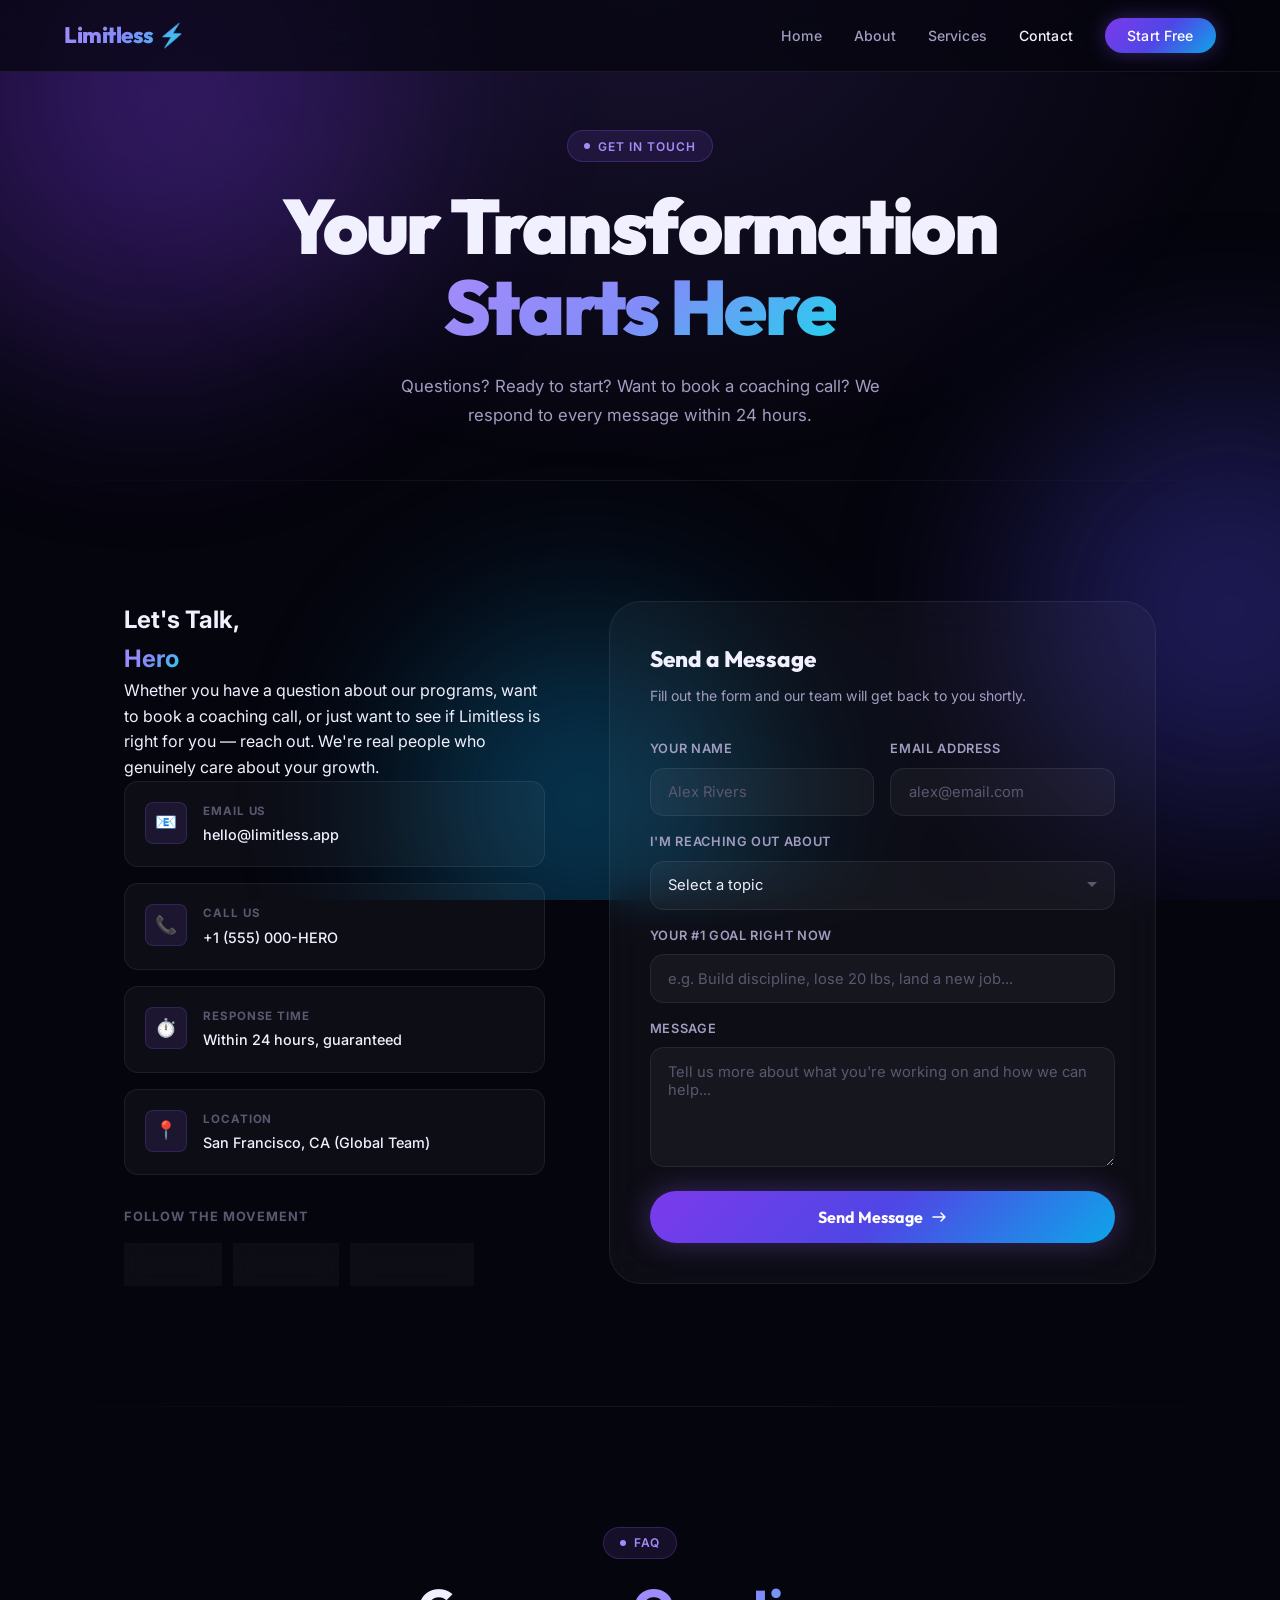
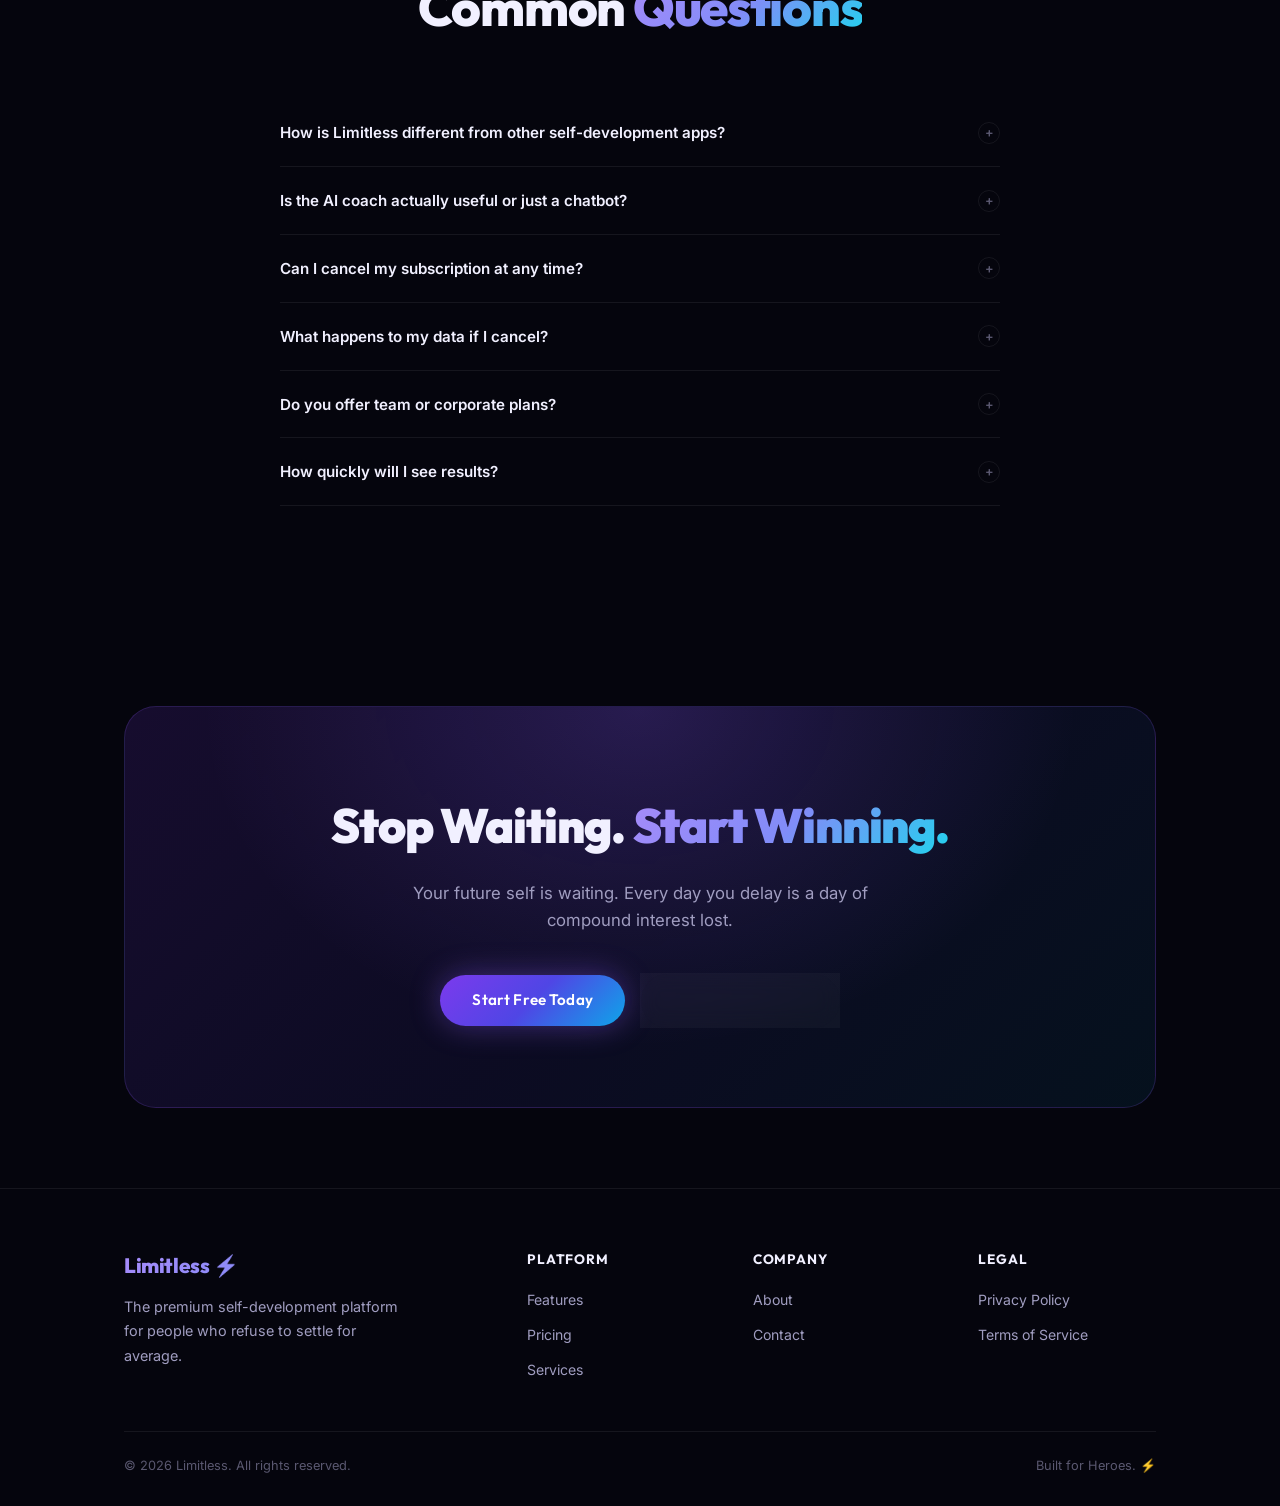
<file: website/contact.html>
<!DOCTYPE html>
<html lang="en">
<head>
  <meta charset="UTF-8" />
  <meta name="viewport" content="width=device-width, initial-scale=1.0" />
  <title>Contact — Limitless Self-Development</title>
  <meta name="description" content="Get in touch with the Limitless team. Start your self-development journey, ask about programs, or book a coaching session." />
  <link rel="stylesheet" href="style.css" />
  <style>
    .contact-layout {
      display: grid; grid-template-columns: 1fr 1.3fr;
      gap: 4rem; align-items: start;
    }
    .contact-info h2 { font-family: var(--font-display); font-size: 2rem; font-weight: 800; margin-bottom: 1rem; letter-spacing: -0.025em; }
    .contact-info p { color: var(--text-secondary); line-height: 1.8; margin-bottom: 2rem; }

    .contact-item {
      display: flex; align-items: flex-start; gap: 1rem;
      padding: 1.25rem;
      background: var(--bg-card);
      border: 1px solid var(--border);
      border-radius: var(--radius-md);
      margin-bottom: 1rem;
      transition: all var(--transition);
    }
    .contact-item:hover {
      border-color: var(--border-bright);
      transform: translateX(4px);
    }
    .contact-item-icon {
      width: 42px; height: 42px; flex-shrink: 0;
      border-radius: var(--radius-sm);
      background: rgba(139,92,246,0.12);
      border: 1px solid rgba(139,92,246,0.2);
      display: flex; align-items: center; justify-content: center;
      font-size: 1.1rem;
    }
    .contact-item-label { font-size: 0.72rem; font-weight: 700; color: var(--text-muted); text-transform: uppercase; letter-spacing: 0.08em; margin-bottom: 0.2rem; }
    .contact-item-value { font-size: 0.9rem; font-weight: 500; color: var(--text-primary); }

    .contact-form-card {
      background: var(--bg-card);
      border: 1px solid var(--border);
      border-radius: var(--radius-xl);
      padding: 2.5rem;
      backdrop-filter: blur(20px);
    }
    .contact-form-card h3 {
      font-family: var(--font-display);
      font-size: 1.4rem; font-weight: 800; margin-bottom: 0.4rem;
    }
    .contact-form-card > p { color: var(--text-secondary); font-size: 0.88rem; margin-bottom: 2rem; }
    .form-row { display: grid; grid-template-columns: 1fr 1fr; gap: 1rem; }

    .form-select {
      background: rgba(255,255,255,0.04);
      border: 1px solid var(--border);
      border-radius: var(--radius-md);
      padding: 0.9rem 1.1rem;
      color: var(--text-primary);
      font-family: var(--font-body);
      font-size: 0.92rem;
      width: 100%;
      transition: border-color var(--transition);
      -webkit-appearance: none;
      appearance: none;
      background-image: url("data:image/svg+xml,%3Csvg xmlns='http://www.w3.org/2000/svg' width='12' height='12' viewBox='0 0 12 12'%3E%3Cpath fill='%235a5870' d='M6 8L1 3h10z'/%3E%3C/svg%3E");
      background-repeat: no-repeat;
      background-position: right 1rem center;
    }
    .form-select:focus { outline: none; border-color: var(--purple-500); box-shadow: 0 0 0 3px rgba(139,92,246,0.1); }
    .form-select option { background: #0c0c18; }

    .submit-btn {
      width: 100%; padding: 1rem;
      background: var(--gradient-hero);
      color: white; border: none;
      border-radius: 99px;
      font-family: var(--font-display);
      font-size: 1rem; font-weight: 700;
      display: flex; align-items: center; justify-content: center; gap: 0.5rem;
      transition: all var(--transition);
      box-shadow: 0 0 30px rgba(139,92,246,0.35);
      margin-top: 1.5rem;
    }
    .submit-btn:hover { transform: translateY(-2px); box-shadow: 0 0 50px rgba(139,92,246,0.5); }
    .submit-btn:disabled { opacity: 0.5; transform: none; cursor: not-allowed; }

    .success-state {
      display: none; text-align: center; padding: 2rem;
    }
    .success-state.visible { display: block; }
    .success-icon {
      width: 64px; height: 64px;
      background: rgba(52,211,153,0.1);
      border: 1px solid rgba(52,211,153,0.3);
      border-radius: 50%;
      display: flex; align-items: center; justify-content: center;
      font-size: 1.8rem;
      margin: 0 auto 1.25rem;
    }

    .faq { max-width: 720px; margin: 0 auto; }
    .faq-item {
      border-bottom: 1px solid var(--border);
    }
    .faq-question {
      width: 100%; background: none; border: none;
      display: flex; align-items: center; justify-content: space-between;
      padding: 1.4rem 0;
      font-family: var(--font-body);
      font-size: 0.95rem; font-weight: 600;
      color: var(--text-primary);
      cursor: pointer; text-align: left;
      transition: color var(--transition);
    }
    .faq-question:hover { color: var(--purple-400); }
    .faq-question .icon {
      width: 22px; height: 22px; flex-shrink: 0;
      border-radius: 50%;
      border: 1px solid var(--border);
      display: flex; align-items: center; justify-content: center;
      font-size: 0.8rem; color: var(--text-muted);
      transition: all var(--transition);
    }
    .faq-item.open .faq-question .icon {
      background: rgba(139,92,246,0.12);
      border-color: rgba(139,92,246,0.3);
      color: var(--purple-400);
      transform: rotate(45deg);
    }
    .faq-answer {
      max-height: 0; overflow: hidden;
      transition: max-height 0.4s cubic-bezier(0.4,0,0.2,1), padding 0.3s ease;
      color: var(--text-secondary); font-size: 0.9rem; line-height: 1.75;
    }
    .faq-item.open .faq-answer {
      max-height: 300px;
      padding-bottom: 1.4rem;
    }

    @media (max-width: 768px) {
      .contact-layout { grid-template-columns: 1fr; }
      .form-row { grid-template-columns: 1fr; }
    }
  </style>
</head>
<body>

<div class="orbs" aria-hidden="true">
  <div class="orb orb-1"></div>
  <div class="orb orb-2"></div>
  <div class="orb orb-3"></div>
</div>

<nav class="nav" id="main-nav">
  <a href="index.html" class="nav-logo">Limitless ⚡</a>
  <ul class="nav-links" id="nav-links">
    <li><a href="index.html">Home</a></li>
    <li><a href="about.html">About</a></li>
    <li><a href="services.html">Services</a></li>
    <li><a href="contact.html" class="active">Contact</a></li>
    <li><a href="index.html#pricing" class="nav-cta">Start Free</a></li>
  </ul>
  <button class="nav-hamburger" id="hamburger" aria-label="Toggle menu">
    <span></span><span></span><span></span>
  </button>
</nav>

<!-- PAGE HERO -->
<section class="page-hero">
  <div class="page-hero-bg"></div>
  <div class="container" style="position:relative;z-index:1">
    <div class="section-tag reveal" style="margin:0 auto 1.5rem;display:inline-flex">Get in Touch</div>
    <h1 class="heading-xl reveal reveal-delay-1">
      Your Transformation<br><span class="gradient-text">Starts Here</span>
    </h1>
    <p class="text-secondary reveal reveal-delay-2" style="max-width:520px;margin:1.5rem auto 0;font-size:1.05rem;line-height:1.75">
      Questions? Ready to start? Want to book a coaching call? We respond to every message within 24 hours.
    </p>
  </div>
</section>

<hr class="divider">

<!-- CONTACT MAIN -->
<section class="section-pad">
  <div class="container">
    <div class="contact-layout">

      <!-- Left: Info -->
      <div class="reveal">
        <h2>Let's Talk,<br><span class="gradient-text">Hero</span></h2>
        <p>Whether you have a question about our programs, want to book a coaching call, or just want to see if Limitless is right for you — reach out. We're real people who genuinely care about your growth.</p>

        <div class="contact-item">
          <div class="contact-item-icon">📧</div>
          <div>
            <div class="contact-item-label">Email Us</div>
            <div class="contact-item-value">hello@limitless.app</div>
          </div>
        </div>
        <div class="contact-item">
          <div class="contact-item-icon">📞</div>
          <div>
            <div class="contact-item-label">Call Us</div>
            <div class="contact-item-value">+1 (555) 000-HERO</div>
          </div>
        </div>
        <div class="contact-item">
          <div class="contact-item-icon">⏱️</div>
          <div>
            <div class="contact-item-label">Response Time</div>
            <div class="contact-item-value">Within 24 hours, guaranteed</div>
          </div>
        </div>
        <div class="contact-item">
          <div class="contact-item-icon">📍</div>
          <div>
            <div class="contact-item-label">Location</div>
            <div class="contact-item-value">San Francisco, CA (Global Team)</div>
          </div>
        </div>

        <div style="margin-top:2rem">
          <div style="font-size:0.8rem;font-weight:700;color:var(--text-muted);text-transform:uppercase;letter-spacing:0.08em;margin-bottom:1rem">Follow the Movement</div>
          <div style="display:flex;gap:0.75rem;flex-wrap:wrap">
            <a href="#" class="btn btn-ghost" style="padding:0.6rem 1.2rem;font-size:0.82rem">𝕏 Twitter</a>
            <a href="#" class="btn btn-ghost" style="padding:0.6rem 1.2rem;font-size:0.82rem">▶ YouTube</a>
            <a href="#" class="btn btn-ghost" style="padding:0.6rem 1.2rem;font-size:0.82rem">📸 Instagram</a>
          </div>
        </div>
      </div>

      <!-- Right: Form -->
      <div class="contact-form-card reveal reveal-delay-2">
        <h3>Send a Message</h3>
        <p>Fill out the form and our team will get back to you shortly.</p>

        <div id="contact-form-wrapper">
          <form id="contact-form" novalidate>
            <div class="form-row" style="margin-bottom:1rem">
              <div class="form-group">
                <label class="form-label" for="contact-name">Your Name</label>
                <input type="text" id="contact-name" class="form-input" placeholder="Alex Rivers" required />
              </div>
              <div class="form-group">
                <label class="form-label" for="contact-email">Email Address</label>
                <input type="email" id="contact-email" class="form-input" placeholder="alex@email.com" required />
              </div>
            </div>

            <div class="form-group" style="margin-bottom:1rem">
              <label class="form-label" for="contact-topic">I'm Reaching Out About</label>
              <select id="contact-topic" class="form-select" required>
                <option value="" disabled selected>Select a topic</option>
                <option value="start">Getting Started / Free Trial</option>
                <option value="coaching">1-on-1 Coaching Session</option>
                <option value="program">A Specific Program</option>
                <option value="enterprise">Team / Enterprise Plan</option>
                <option value="support">Account Support</option>
                <option value="other">Something Else</option>
              </select>
            </div>

            <div class="form-group" style="margin-bottom:1rem">
              <label class="form-label" for="contact-goal">Your #1 Goal Right Now</label>
              <input type="text" id="contact-goal" class="form-input" placeholder="e.g. Build discipline, lose 20 lbs, land a new job..." />
            </div>

            <div class="form-group">
              <label class="form-label" for="contact-message">Message</label>
              <textarea id="contact-message" class="form-input" placeholder="Tell us more about what you're working on and how we can help..." required></textarea>
            </div>

            <button type="submit" class="submit-btn" id="contact-submit">
              Send Message
              <svg width="16" height="16" viewBox="0 0 16 16" fill="none"><path d="M2 8h12M10 4l4 4-4 4" stroke="currentColor" stroke-width="1.5" stroke-linecap="round" stroke-linejoin="round"/></svg>
            </button>
          </form>
        </div>

        <div class="success-state" id="contact-success">
          <div class="success-icon">✓</div>
          <h3 style="font-family:var(--font-display);font-size:1.3rem;font-weight:800;margin-bottom:0.5rem">Message Sent!</h3>
          <p style="color:var(--text-secondary);font-size:0.9rem">We'll reply within 24 hours. In the meantime, explore our programs or join the community.</p>
          <div style="display:flex;gap:0.75rem;justify-content:center;margin-top:1.5rem">
            <a href="services.html" class="btn btn-primary" style="font-size:0.88rem;padding:0.7rem 1.5rem">View Programs</a>
            <a href="index.html" class="btn btn-ghost" style="font-size:0.88rem;padding:0.7rem 1.5rem">Back Home</a>
          </div>
        </div>
      </div>
    </div>
  </div>
</section>

<hr class="divider">

<!-- FAQ -->
<section class="section-pad">
  <div class="container">
    <div style="text-align:center;margin-bottom:4rem" class="reveal">
      <div class="section-tag">FAQ</div>
      <h2 class="heading-lg">Common <span class="gradient-text">Questions</span></h2>
    </div>
    <div class="faq reveal">
      <div class="faq-item">
        <button class="faq-question">
          How is Limitless different from other self-development apps?
          <span class="icon">+</span>
        </button>
        <div class="faq-answer">Limitless combines gamification, real AI coaching, and a genuine community into one seamless system. Most apps give you tools but no accountability. We give you a whole operating system for your life — with XP, levels, streaks, and an AI that actually knows your data.</div>
      </div>
      <div class="faq-item">
        <button class="faq-question">
          Is the AI coach actually useful or just a chatbot?
          <span class="icon">+</span>
        </button>
        <div class="faq-answer">The AI coach is powered by Gemini and has full access to your life score metrics, task history, habits, and journal entries. It generates hyper-specific strategies based on your actual data — not generic advice. Users consistently say it's the most useful part of the platform.</div>
      </div>
      <div class="faq-item">
        <button class="faq-question">
          Can I cancel my subscription at any time?
          <span class="icon">+</span>
        </button>
        <div class="faq-answer">Yes, always. No lock-ins, no cancellation fees, no questions asked. Cancel in one click from your account settings. We'd rather earn your membership every month than trap you.</div>
      </div>
      <div class="faq-item">
        <button class="faq-question">
          What happens to my data if I cancel?
          <span class="icon">+</span>
        </button>
        <div class="faq-answer">Your data belongs to you. You can export everything — journal entries, task history, analytics — at any time. We retain your profile for 30 days after cancellation in case you want to reactivate, then it's permanently deleted on request.</div>
      </div>
      <div class="faq-item">
        <button class="faq-question">
          Do you offer team or corporate plans?
          <span class="icon">+</span>
        </button>
        <div class="faq-answer">Yes! We offer custom enterprise plans for teams of 5+ people. This includes team dashboards, manager oversight, group challenges, and bulk pricing. Contact us using the form above and select "Team / Enterprise Plan" to get a custom quote.</div>
      </div>
      <div class="faq-item">
        <button class="faq-question">
          How quickly will I see results?
          <span class="icon">+</span>
        </button>
        <div class="faq-answer">Most users report measurable improvements in their first 2 weeks — better sleep, higher energy, more consistent routines. Significant life score gains typically happen between day 30–90. The key is daily consistency. The platform is built to make that as easy as possible.</div>
      </div>
    </div>
  </div>
</section>

<!-- CTA -->
<section class="section-pad-sm">
  <div class="container">
    <div class="cta-banner reveal">
      <div class="cta-banner-content">
        <h2>Stop Waiting. <span class="gradient-text">Start Winning.</span></h2>
        <p>Your future self is waiting. Every day you delay is a day of compound interest lost.</p>
        <div class="cta-actions">
          <a href="index.html#pricing" class="btn btn-primary">Start Free Today</a>
          <a href="services.html" class="btn btn-ghost">View All Programs</a>
        </div>
      </div>
    </div>
  </div>
</section>

<footer>
  <div class="container">
    <div class="footer-grid">
      <div class="footer-brand">
        <div class="nav-logo" style="font-size:1.3rem">Limitless ⚡</div>
        <p>The premium self-development platform for people who refuse to settle for average.</p>
      </div>
      <div>
        <div class="footer-heading">Platform</div>
        <ul class="footer-links">
          <li><a href="index.html#features">Features</a></li>
          <li><a href="index.html#pricing">Pricing</a></li>
          <li><a href="services.html">Services</a></li>
        </ul>
      </div>
      <div>
        <div class="footer-heading">Company</div>
        <ul class="footer-links">
          <li><a href="about.html">About</a></li>
          <li><a href="contact.html">Contact</a></li>
        </ul>
      </div>
      <div>
        <div class="footer-heading">Legal</div>
        <ul class="footer-links">
          <li><a href="#">Privacy Policy</a></li>
          <li><a href="#">Terms of Service</a></li>
        </ul>
      </div>
    </div>
    <div class="footer-bottom">
      <span>© 2026 Limitless. All rights reserved.</span>
      <span>Built for Heroes. ⚡</span>
    </div>
  </div>
</footer>

<script src="main.js"></script>
</body>
</html>
</file>
<file: website/style.css>
/*
  Zero to Hero — Global Stylesheet
  Premium dark self-development marketing website
*/

/* ── Google Fonts ── */
@import url('https://fonts.googleapis.com/css2?family=Outfit:wght@300;400;500;600;700;800;900&family=Inter:wght@300;400;500;600&display=swap');

/* ── Design Tokens ── */
:root {
  --bg-base:        #05050d;
  --bg-surface:     #0c0c18;
  --bg-card:        rgba(255,255,255,0.035);
  --bg-card-hover:  rgba(255,255,255,0.065);
  --border:         rgba(255,255,255,0.07);
  --border-bright:  rgba(139,92,246,0.35);

  --purple-400:     #a78bfa;
  --purple-500:     #8b5cf6;
  --purple-600:     #7c3aed;
  --indigo-400:     #818cf8;
  --indigo-500:     #6366f1;
  --pink-400:       #f472b6;
  --cyan-400:       #22d3ee;

  --text-primary:   #f1f0ff;
  --text-secondary: #a09dc0;
  --text-muted:     #5a5870;

  --gradient-hero:  linear-gradient(135deg, #7c3aed 0%, #4f46e5 50%, #0ea5e9 100%);
  --gradient-card:  linear-gradient(135deg, rgba(139,92,246,0.15), rgba(99,102,241,0.05));
  --gradient-text:  linear-gradient(135deg, #a78bfa, #818cf8, #22d3ee);

  --radius-sm:  8px;
  --radius-md:  14px;
  --radius-lg:  22px;
  --radius-xl:  32px;

  --shadow-glow:    0 0 60px rgba(139,92,246,0.18);
  --shadow-card:    0 8px 32px rgba(0,0,0,0.4);

  --font-display: 'Outfit', sans-serif;
  --font-body:    'Inter', sans-serif;

  --transition: 0.3s cubic-bezier(0.4,0,0.2,1);
}

/* ── Reset ── */
*, *::before, *::after { box-sizing: border-box; margin: 0; padding: 0; }
html { scroll-behavior: smooth; }
body {
  background: var(--bg-base);
  color: var(--text-primary);
  font-family: var(--font-body);
  font-size: 16px;
  line-height: 1.6;
  overflow-x: hidden;
  -webkit-font-smoothing: antialiased;
}
img { max-width: 100%; display: block; }
a { color: inherit; text-decoration: none; }
button { cursor: pointer; border: none; outline: none; font-family: inherit; }

/* ── Scrollbar ── */
::-webkit-scrollbar { width: 6px; }
::-webkit-scrollbar-track { background: var(--bg-base); }
::-webkit-scrollbar-thumb { background: var(--purple-600); border-radius: 99px; }

/* ── Animated background orbs ── */
.orbs {
  position: fixed; inset: 0; pointer-events: none; z-index: 0; overflow: hidden;
}
.orb {
  position: absolute;
  border-radius: 50%;
  filter: blur(90px);
  opacity: 0.45;
  animation: orb-drift 18s ease-in-out infinite alternate;
}
.orb-1 { width: 600px; height: 600px; background: radial-gradient(circle, #7c3aed, transparent); top: -200px; left: -150px; animation-duration: 20s; }
.orb-2 { width: 500px; height: 500px; background: radial-gradient(circle, #4f46e5, transparent); top: 40%; right: -200px; animation-duration: 25s; animation-delay: -5s; }
.orb-3 { width: 400px; height: 400px; background: radial-gradient(circle, #0ea5e9, transparent); bottom: -100px; left: 30%; animation-duration: 22s; animation-delay: -10s; }
@keyframes orb-drift {
  0%   { transform: translate(0, 0) scale(1); }
  50%  { transform: translate(40px, -60px) scale(1.08); }
  100% { transform: translate(-30px, 40px) scale(0.95); }
}

/* ── Navigation ── */
.nav {
  position: fixed; top: 0; left: 0; right: 0; z-index: 100;
  padding: 0 5%;
  height: 72px;
  display: flex; align-items: center; justify-content: space-between;
  background: rgba(5,5,13,0.7);
  backdrop-filter: blur(20px);
  border-bottom: 1px solid var(--border);
  transition: var(--transition);
}
.nav.scrolled {
  background: rgba(5,5,13,0.92);
  box-shadow: 0 4px 30px rgba(0,0,0,0.5);
}
.nav-logo {
  font-family: var(--font-display);
  font-size: 1.4rem;
  font-weight: 800;
  background: var(--gradient-text);
  -webkit-background-clip: text;
  -webkit-text-fill-color: transparent;
  background-clip: text;
  letter-spacing: -0.02em;
}
.nav-links {
  display: flex; align-items: center; gap: 2rem;
  list-style: none;
}
.nav-links a {
  font-size: 0.88rem;
  font-weight: 500;
  color: var(--text-secondary);
  transition: color var(--transition);
  letter-spacing: 0.01em;
}
.nav-links a:hover, .nav-links a.active { color: var(--text-primary); }
.nav-cta {
  padding: 0.55rem 1.4rem;
  background: var(--gradient-hero);
  border-radius: 99px;
  font-size: 0.85rem;
  font-weight: 600;
  color: white !important;
  transition: opacity var(--transition), transform var(--transition);
  box-shadow: 0 0 20px rgba(139,92,246,0.35);
}
.nav-cta:hover { opacity: 0.85; transform: translateY(-1px); }
.nav-hamburger { display: none; flex-direction: column; gap: 5px; background: none; }
.nav-hamburger span {
  width: 24px; height: 2px;
  background: var(--text-primary);
  border-radius: 2px;
  transition: var(--transition);
}

/* ── Buttons ── */
.btn {
  display: inline-flex; align-items: center; justify-content: center; gap: 0.5rem;
  padding: 0.85rem 2rem;
  border-radius: 99px;
  font-family: var(--font-display);
  font-weight: 600;
  font-size: 0.95rem;
  transition: all var(--transition);
  letter-spacing: 0.01em;
}
.btn-primary {
  background: var(--gradient-hero);
  color: white;
  box-shadow: 0 0 30px rgba(139,92,246,0.4);
}
.btn-primary:hover {
  transform: translateY(-2px);
  box-shadow: 0 0 50px rgba(139,92,246,0.55);
}
.btn-ghost {
  background: var(--bg-card);
  border: 1px solid var(--border);
  color: var(--text-primary);
  backdrop-filter: blur(10px);
}
.btn-ghost:hover {
  border-color: var(--border-bright);
  background: var(--bg-card-hover);
  transform: translateY(-2px);
}

/* ── Section base ── */
section { position: relative; z-index: 1; }
.container {
  max-width: 1160px;
  margin: 0 auto;
  padding: 0 5%;
}
.section-pad { padding: 120px 0; }
.section-pad-sm { padding: 80px 0; }

/* ── Section label ── */
.section-tag {
  display: inline-flex; align-items: center; gap: 0.5rem;
  padding: 0.35rem 1rem;
  background: rgba(139,92,246,0.12);
  border: 1px solid rgba(139,92,246,0.25);
  border-radius: 99px;
  font-size: 0.75rem;
  font-weight: 600;
  color: var(--purple-400);
  letter-spacing: 0.08em;
  text-transform: uppercase;
  margin-bottom: 1.25rem;
}
.section-tag::before {
  content: '';
  width: 6px; height: 6px;
  background: var(--purple-400);
  border-radius: 50%;
}

/* ── Headings ── */
.heading-xl {
  font-family: var(--font-display);
  font-size: clamp(2.8rem, 6vw, 5rem);
  font-weight: 900;
  line-height: 1.05;
  letter-spacing: -0.03em;
}
.heading-lg {
  font-family: var(--font-display);
  font-size: clamp(2rem, 4vw, 3.2rem);
  font-weight: 800;
  line-height: 1.1;
  letter-spacing: -0.025em;
}
.heading-md {
  font-family: var(--font-display);
  font-size: clamp(1.4rem, 2.5vw, 2rem);
  font-weight: 700;
  line-height: 1.2;
  letter-spacing: -0.02em;
}
.gradient-text {
  background: var(--gradient-text);
  -webkit-background-clip: text;
  -webkit-text-fill-color: transparent;
  background-clip: text;
}
.text-secondary { color: var(--text-secondary); }
.text-muted { color: var(--text-muted); }
.text-center { text-align: center; }

/* ── Divider ── */
.divider {
  height: 1px;
  background: linear-gradient(90deg, transparent, var(--border), transparent);
  border: none;
  margin: 0;
}

/* ── Glass Card ── */
.card {
  background: var(--bg-card);
  border: 1px solid var(--border);
  border-radius: var(--radius-lg);
  padding: 2rem;
  backdrop-filter: blur(10px);
  transition: all var(--transition);
  position: relative;
  overflow: hidden;
}
.card::before {
  content: '';
  position: absolute; inset: 0;
  background: var(--gradient-card);
  opacity: 0;
  transition: opacity var(--transition);
  border-radius: inherit;
}
.card:hover {
  border-color: var(--border-bright);
  box-shadow: var(--shadow-glow);
  transform: translateY(-4px);
}
.card:hover::before { opacity: 1; }

/* ── Grid layouts ── */
.grid-3 { display: grid; grid-template-columns: repeat(3, 1fr); gap: 1.5rem; }
.grid-2 { display: grid; grid-template-columns: repeat(2, 1fr); gap: 1.5rem; }
.grid-4 { display: grid; grid-template-columns: repeat(4, 1fr); gap: 1.5rem; }

/* ── Scroll reveal animations ── */
.reveal {
  opacity: 0;
  transform: translateY(32px);
  transition: opacity 0.7s cubic-bezier(0.4,0,0.2,1), transform 0.7s cubic-bezier(0.4,0,0.2,1);
}
.reveal.visible { opacity: 1; transform: translateY(0); }
.reveal-delay-1 { transition-delay: 0.1s; }
.reveal-delay-2 { transition-delay: 0.2s; }
.reveal-delay-3 { transition-delay: 0.3s; }
.reveal-delay-4 { transition-delay: 0.4s; }

/* ── Page Hero (inner pages) ── */
.page-hero {
  padding: 130px 0 50px;
  text-align: center;
  position: relative;
}
.page-hero-bg {
  position: absolute; inset: 0;
  background: radial-gradient(ellipse at 50% 0%, rgba(139,92,246,0.15) 0%, transparent 70%);
}

/* ── CTA Banner (shared across pages) ── */
.cta-banner {
  background: linear-gradient(135deg, rgba(124,58,237,0.15) 0%, rgba(79,70,229,0.1) 50%, rgba(14,165,233,0.08) 100%);
  border: 1px solid rgba(139,92,246,0.2);
  border-radius: var(--radius-xl);
  padding: 5rem 3rem;
  text-align: center;
  position: relative;
  overflow: hidden;
}
.cta-banner::before {
  content: '';
  position: absolute; inset: 0;
  background: radial-gradient(ellipse at 50% 0%, rgba(139,92,246,0.2) 0%, transparent 60%);
}
.cta-banner-content { position: relative; z-index: 1; }
.cta-banner h2 {
  font-family: var(--font-display);
  font-size: clamp(2rem, 4vw, 3rem);
  font-weight: 900;
  margin-bottom: 1rem;
  letter-spacing: -0.025em;
}
.cta-banner p {
  color: var(--text-secondary);
  font-size: 1.05rem;
  max-width: 500px;
  margin: 0 auto 2.5rem;
}
.cta-actions {
  display: flex;
  align-items: center;
  justify-content: center;
  gap: 1rem;
  flex-wrap: wrap;
}

/* ── Stat number (shared) ── */
.stat-num {
  font-family: var(--font-display);
  font-size: 3rem;
  font-weight: 900;
  background: var(--gradient-text);
  -webkit-background-clip: text;
  -webkit-text-fill-color: transparent;
  background-clip: text;
  line-height: 1;
}

/* ── Footer ── */
footer {
  position: relative; z-index: 1;
  border-top: 1px solid var(--border);
  padding: 60px 0 30px;
}
.footer-grid {
  display: grid;
  grid-template-columns: 2fr 1fr 1fr 1fr;
  gap: 3rem;
  margin-bottom: 3rem;
}
.footer-brand p {
  color: var(--text-secondary);
  font-size: 0.9rem;
  line-height: 1.7;
  margin-top: 0.75rem;
  max-width: 280px;
}
.footer-heading {
  font-family: var(--font-display);
  font-weight: 700;
  font-size: 0.85rem;
  color: var(--text-primary);
  letter-spacing: 0.06em;
  text-transform: uppercase;
  margin-bottom: 1rem;
}
.footer-links { list-style: none; display: flex; flex-direction: column; gap: 0.6rem; }
.footer-links a {
  color: var(--text-secondary);
  font-size: 0.88rem;
  transition: color var(--transition);
}
.footer-links a:hover { color: var(--purple-400); }
.footer-bottom {
  border-top: 1px solid var(--border);
  padding-top: 1.5rem;
  display: flex;
  align-items: center;
  justify-content: space-between;
  font-size: 0.8rem;
  color: var(--text-muted);
}

/* ── Stat badge ── */
.stat-badge {
  display: inline-flex;
  align-items: center;
  gap: 0.4rem;
  padding: 0.3rem 0.8rem;
  background: rgba(34,211,238,0.08);
  border: 1px solid rgba(34,211,238,0.2);
  border-radius: 99px;
  font-size: 0.78rem;
  color: var(--cyan-400);
  font-weight: 500;
}

/* ── Progress bar ── */
.progress-bar {
  height: 4px;
  background: rgba(255,255,255,0.06);
  border-radius: 99px;
  overflow: hidden;
  margin-top: 0.5rem;
}
.progress-fill {
  height: 100%;
  background: var(--gradient-hero);
  border-radius: 99px;
  transition: width 1.5s cubic-bezier(0.4,0,0.2,1);
}

/* ── Pricing ── */
.pricing-popular {
  position: absolute; top: -1px; left: 50%; transform: translateX(-50%);
  padding: 0.25rem 1rem;
  background: var(--gradient-hero);
  border-radius: 0 0 12px 12px;
  font-size: 0.7rem;
  font-weight: 700;
  letter-spacing: 0.08em;
  text-transform: uppercase;
  color: white;
}
.pricing-price {
  font-family: var(--font-display);
  font-size: 3.5rem;
  font-weight: 900;
  line-height: 1;
  letter-spacing: -0.04em;
}
.pricing-period { font-size: 0.9rem; color: var(--text-muted); font-weight: 400; }
.pricing-feature {
  display: flex; align-items: center; gap: 0.6rem;
  font-size: 0.88rem;
  color: var(--text-secondary);
  padding: 0.4rem 0;
}
.pricing-feature .check {
  width: 18px; height: 18px;
  background: rgba(139,92,246,0.15);
  border: 1px solid rgba(139,92,246,0.3);
  border-radius: 50%;
  display: flex; align-items: center; justify-content: center;
  flex-shrink: 0;
}
.pricing-feature .check::after {
  content: '✓';
  font-size: 0.6rem;
  color: var(--purple-400);
  font-weight: 700;
}

/* ── Testimonial avatar ── */
.avatar {
  width: 44px; height: 44px;
  border-radius: 50%;
  object-fit: cover;
  border: 2px solid rgba(139,92,246,0.3);
}

/* ── Input / Form ── */
.form-group { display: flex; flex-direction: column; gap: 0.5rem; }
.form-label {
  font-size: 0.8rem;
  font-weight: 600;
  color: var(--text-secondary);
  letter-spacing: 0.05em;
  text-transform: uppercase;
}
.form-input {
  background: rgba(255,255,255,0.04);
  border: 1px solid var(--border);
  border-radius: var(--radius-md);
  padding: 0.9rem 1.1rem;
  color: var(--text-primary);
  font-family: var(--font-body);
  font-size: 0.92rem;
  transition: border-color var(--transition);
  width: 100%;
}
.form-input:focus {
  outline: none;
  border-color: var(--purple-500);
  box-shadow: 0 0 0 3px rgba(139,92,246,0.1);
}
.form-input::placeholder { color: var(--text-muted); }
textarea.form-input { resize: vertical; min-height: 120px; }

/* ── Responsive ── */
@media (max-width: 1024px) {
  .grid-3 { grid-template-columns: repeat(2, 1fr); }
  .grid-4 { grid-template-columns: repeat(2, 1fr); }
  .footer-grid { grid-template-columns: 1fr 1fr; }
}
@media (max-width: 768px) {
  .nav-links { display: none; flex-direction: column; position: absolute; top: 72px; left: 0; right: 0; background: rgba(5,5,13,0.98); backdrop-filter: blur(20px); padding: 2rem 5%; border-bottom: 1px solid var(--border); gap: 1.5rem; }
  .nav-links.open { display: flex; }
  .nav-hamburger { display: flex; }
  .grid-3, .grid-2, .grid-4 { grid-template-columns: 1fr; }
  .footer-grid { grid-template-columns: 1fr; gap: 2rem; }
  .footer-bottom { flex-direction: column; gap: 0.5rem; text-align: center; }
  .section-pad { padding: 80px 0; }
}
</file>
